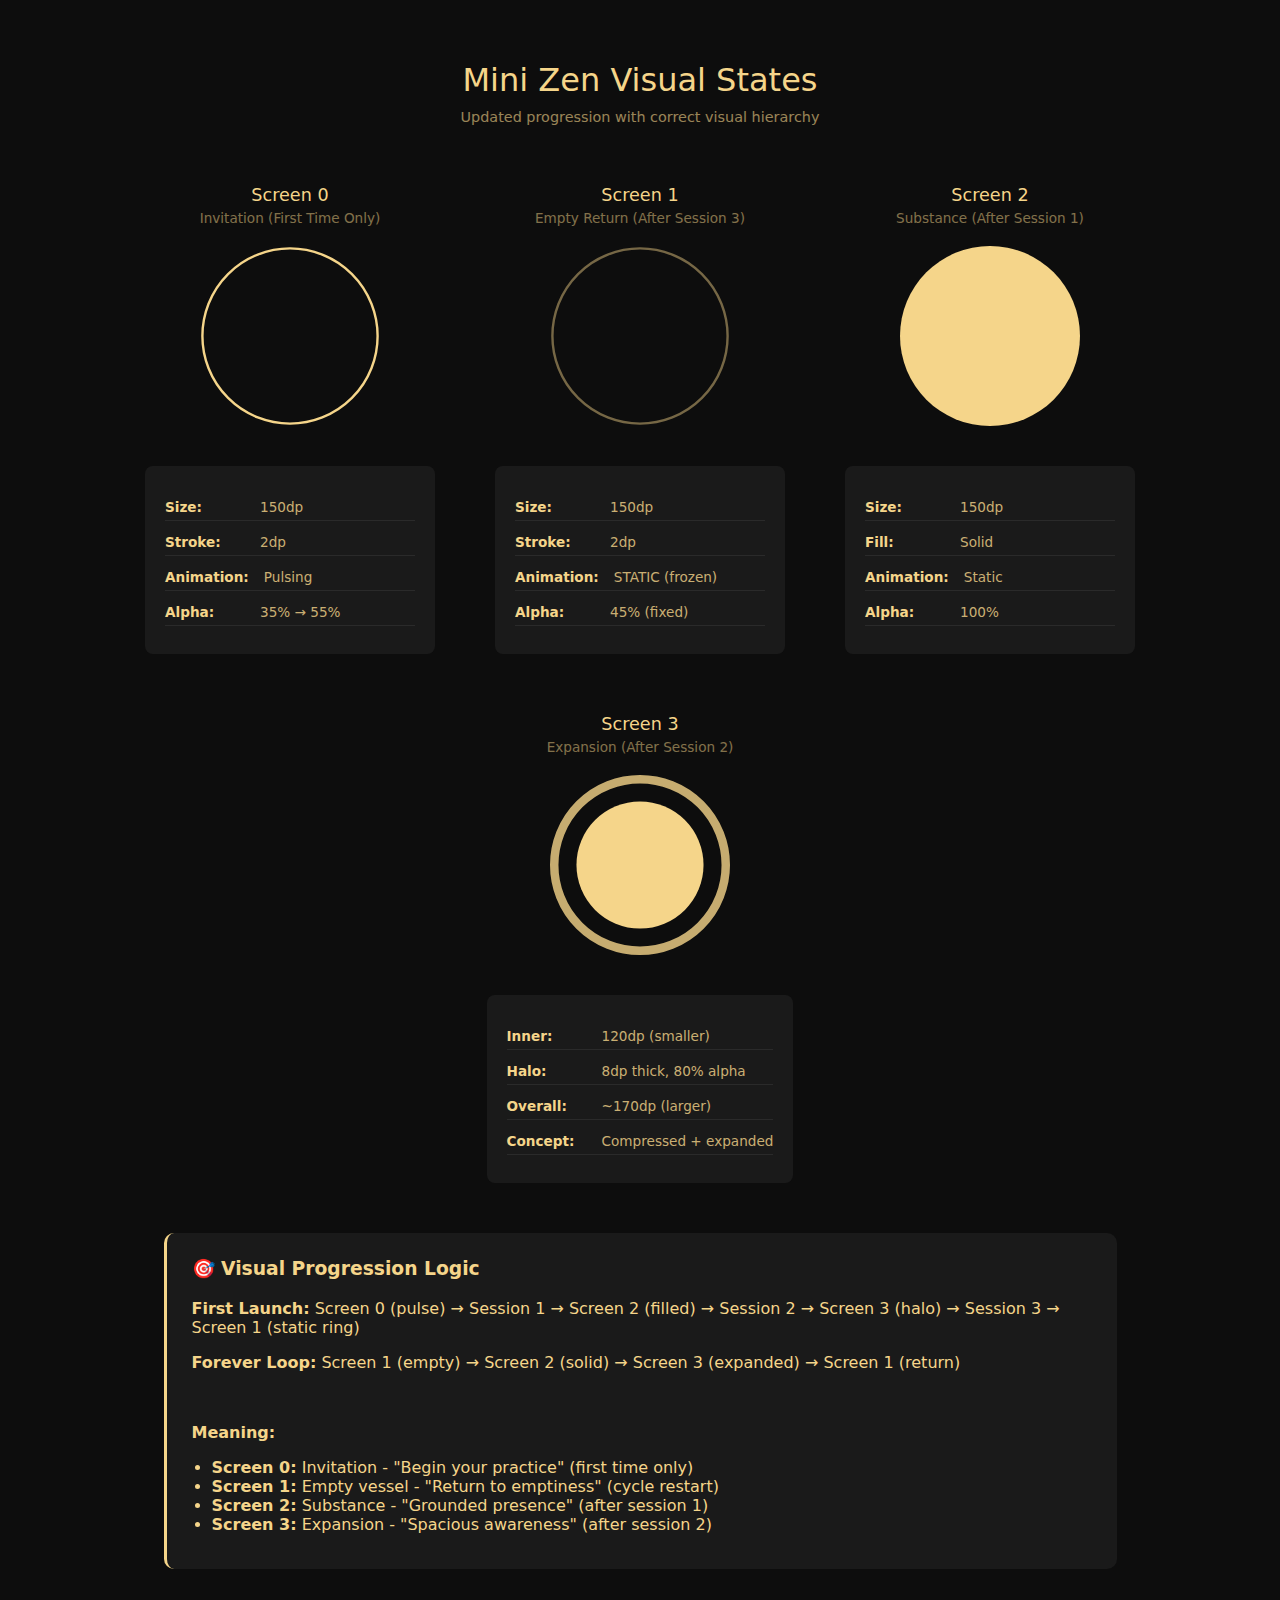
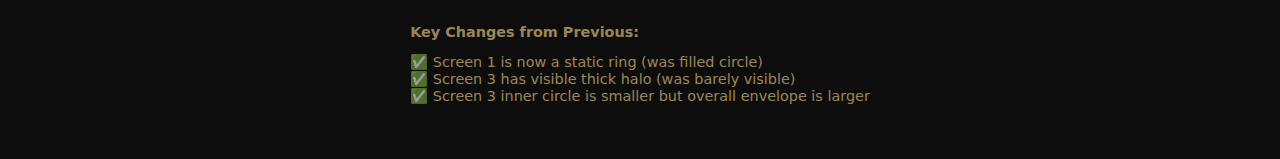
<file: preview.html>
<!DOCTYPE html>
<html>
<head>
    <title>Mini Zen - Visual States Preview (Updated)</title>
    <style>
        body {
            background-color: #0D0D0D;
            color: #F5D58A;
            font-family: 'Segoe UI', system-ui, sans-serif;
            display: flex;
            flex-direction: column;
            align-items: center;
            padding: 40px;
            margin: 0;
        }
        h1 {
            font-size: 2em;
            margin-bottom: 10px;
            font-weight: 300;
        }
        .subtitle {
            font-size: 0.9em;
            opacity: 0.6;
            margin-bottom: 40px;
        }
        .container {
            display: flex;
            gap: 60px;
            flex-wrap: wrap;
            justify-content: center;
            margin-top: 20px;
        }
        .state {
            display: flex;
            flex-direction: column;
            align-items: center;
            gap: 20px;
        }
        .label {
            font-size: 1.1em;
            font-weight: 400;
        }
        .sublabel {
            font-size: 0.85em;
            opacity: 0.5;
            margin-top: -15px;
        }
        .circle-container {
            width: 180px;
            height: 180px;
            display: flex;
            align-items: center;
            justify-content: center;
            position: relative;
        }
        svg {
            width: 100%;
            height: 100%;
        }
        .specs {
            margin-top: 20px;
            padding: 20px;
            background: #1a1a1a;
            border-radius: 8px;
            min-width: 250px;
            font-size: 0.85em;
        }
        .spec-row {
            display: flex;
            gap: 15px;
            margin: 8px 0;
            padding: 5px 0;
            border-bottom: 1px solid #2a2a2a;
        }
        .spec-label {
            font-weight: 600;
            min-width: 80px;
        }
        .spec-value {
            opacity: 0.8;
        }
        
        /* Pulsing animation for screen 0 */
        @keyframes pulse {
            0%, 100% { 
                opacity: 0.35;
                transform: scale(1);
            }
            50% { 
                opacity: 0.55;
                transform: scale(1.25);
            }
        }
        .pulse {
            animation: pulse 5s ease-in-out infinite;
        }
        
        .note {
            margin-top: 50px;
            padding: 25px;
            background: #1a1a1a;
            border-radius: 10px;
            max-width: 900px;
            border-left: 3px solid #F5D58A;
        }
        .note h3 {
            margin-top: 0;
            color: #F5D58A;
        }
    </style>
</head>
<body>
    <h1>Mini Zen Visual States</h1>
    <div class="subtitle">Updated progression with correct visual hierarchy</div>
    
    <div class="container">
        <!-- Screen 0: Pulsing Ring -->
        <div class="state">
            <div class="label">Screen 0</div>
            <div class="sublabel">Invitation (First Time Only)</div>
            <div class="circle-container">
                <svg class="pulse" width="150" height="150" viewBox="0 0 150 150">
                    <circle cx="75" cy="75" r="73" 
                            fill="none" 
                            stroke="#F5D58A" 
                            stroke-width="2"/>
                </svg>
            </div>
            <div class="specs">
                <div class="spec-row">
                    <div class="spec-label">Size:</div>
                    <div class="spec-value">150dp</div>
                </div>
                <div class="spec-row">
                    <div class="spec-label">Stroke:</div>
                    <div class="spec-value">2dp</div>
                </div>
                <div class="spec-row">
                    <div class="spec-label">Animation:</div>
                    <div class="spec-value">Pulsing</div>
                </div>
                <div class="spec-row">
                    <div class="spec-label">Alpha:</div>
                    <div class="spec-value">35% → 55%</div>
                </div>
            </div>
        </div>

        <!-- Screen 1: Static Ring -->
        <div class="state">
            <div class="label">Screen 1</div>
            <div class="sublabel">Empty Return (After Session 3)</div>
            <div class="circle-container">
                <svg width="150" height="150" viewBox="0 0 150 150" style="opacity: 0.45">
                    <circle cx="75" cy="75" r="73" 
                            fill="none" 
                            stroke="#F5D58A" 
                            stroke-width="2"/>
                </svg>
            </div>
            <div class="specs">
                <div class="spec-row">
                    <div class="spec-label">Size:</div>
                    <div class="spec-value">150dp</div>
                </div>
                <div class="spec-row">
                    <div class="spec-label">Stroke:</div>
                    <div class="spec-value">2dp</div>
                </div>
                <div class="spec-row">
                    <div class="spec-label">Animation:</div>
                    <div class="spec-value">STATIC (frozen)</div>
                </div>
                <div class="spec-row">
                    <div class="spec-label">Alpha:</div>
                    <div class="spec-value">45% (fixed)</div>
                </div>
            </div>
        </div>

        <!-- Screen 2: Filled Circle -->
        <div class="state">
            <div class="label">Screen 2</div>
            <div class="sublabel">Substance (After Session 1)</div>
            <div class="circle-container">
                <svg width="150" height="150" viewBox="0 0 150 150">
                    <circle cx="75" cy="75" r="75" 
                            fill="#F5D58A" 
                            stroke="none"/>
                </svg>
            </div>
            <div class="specs">
                <div class="spec-row">
                    <div class="spec-label">Size:</div>
                    <div class="spec-value">150dp</div>
                </div>
                <div class="spec-row">
                    <div class="spec-label">Fill:</div>
                    <div class="spec-value">Solid</div>
                </div>
                <div class="spec-row">
                    <div class="spec-label">Animation:</div>
                    <div class="spec-value">Static</div>
                </div>
                <div class="spec-row">
                    <div class="spec-label">Alpha:</div>
                    <div class="spec-value">100%</div>
                </div>
            </div>
        </div>

        <!-- Screen 3: Smaller Circle + Thick Halo -->
        <div class="state">
            <div class="label">Screen 3</div>
            <div class="sublabel">Expansion (After Session 2)</div>
            <div class="circle-container">
                <svg width="170" height="170" viewBox="0 0 170 170">
                    <!-- Outer halo ring (thick and visible, same color as circle) -->
                    <circle cx="85" cy="85" r="81" 
                            fill="none" 
                            stroke="#F5D58A" 
                            stroke-width="8"
                            opacity="0.80"/>
                    <!-- Inner filled circle (smaller than screen 2) -->
                    <circle cx="85" cy="85" r="60" 
                            fill="#F5D58A" 
                            stroke="none"/>
                </svg>
            </div>
            <div class="specs">
                <div class="spec-row">
                    <div class="spec-label">Inner:</div>
                    <div class="spec-value">120dp (smaller)</div>
                </div>
                <div class="spec-row">
                    <div class="spec-label">Halo:</div>
                    <div class="spec-value">8dp thick, 80% alpha</div>
                </div>
                <div class="spec-row">
                    <div class="spec-label">Overall:</div>
                    <div class="spec-value">~170dp (larger)</div>
                </div>
                <div class="spec-row">
                    <div class="spec-label">Concept:</div>
                    <div class="spec-value">Compressed + expanded</div>
                </div>
            </div>
        </div>
    </div>

    <div class="note">
        <h3>🎯 Visual Progression Logic</h3>
        <p><strong>First Launch:</strong> Screen 0 (pulse) → Session 1 → Screen 2 (filled) → Session 2 → Screen 3 (halo) → Session 3 → Screen 1 (static ring)</p>
        <p><strong>Forever Loop:</strong> Screen 1 (empty) → Screen 2 (solid) → Screen 3 (expanded) → Screen 1 (return)</p>
        <br>
        <p><strong>Meaning:</strong></p>
        <ul style="margin: 10px 0; padding-left: 20px;">
            <li><strong>Screen 0:</strong> Invitation - "Begin your practice" (first time only)</li>
            <li><strong>Screen 1:</strong> Empty vessel - "Return to emptiness" (cycle restart)</li>
            <li><strong>Screen 2:</strong> Substance - "Grounded presence" (after session 1)</li>
            <li><strong>Screen 3:</strong> Expansion - "Spacious awareness" (after session 2)</li>
        </ul>
    </div>

    <div style="margin-top: 40px; opacity: 0.6; font-size: 0.9em;">
        <p><strong>Key Changes from Previous:</strong></p>
        <ul style="list-style: none; padding: 0;">
            <li>✅ Screen 1 is now a static ring (was filled circle)</li>
            <li>✅ Screen 3 has visible thick halo (was barely visible)</li>
            <li>✅ Screen 3 inner circle is smaller but overall envelope is larger</li>
        </ul>
    </div>
</body>
</html>
</file>
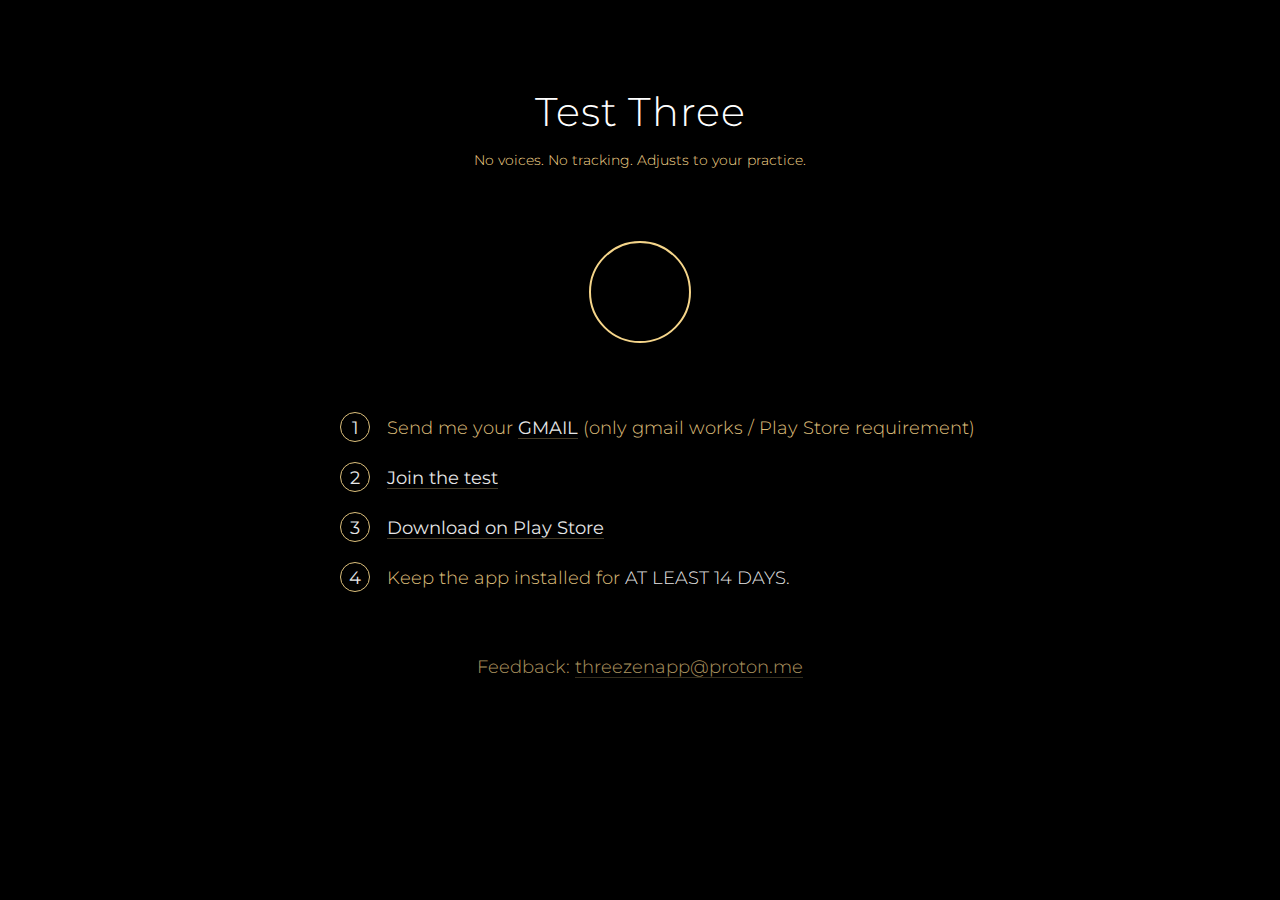
<file: testers.html>
<!DOCTYPE html>
<html lang="en">
<head>
  <meta charset="UTF-8" />
  <meta name="viewport" content="width=device-width, initial-scale=1.0" />
  <title>Three – Test the App</title>
  <link rel="preconnect" href="https://fonts.googleapis.com">
  <link rel="preconnect" href="https://fonts.gstatic.com" crossorigin>
  <link href="https://fonts.googleapis.com/css2?family=Montserrat:wght@300;400&display=swap" rel="stylesheet">
  <style>
    * { margin: 0; padding: 0; box-sizing: border-box; }
    
    body {
      background: #000;
      color: #F5D58A;
      font-family: 'Montserrat', sans-serif;
      font-weight: 300;
      line-height: 1.6;
      padding: 40px 20px;
      text-align: center;
    }
    
    .container {
      max-width: 600px;
      margin: 0 auto;
    }
    
    .hero {
      text-align: center;
      margin-bottom: 60px;
      margin-top: 40px;
    }
    
    .circle-icon {
      width: 120px;
      height: 120px;
      margin: 0 auto 30px;
    }
    
    /* Pulsing animation */
    @keyframes pulse {
      0%, 100% { 
        opacity: 0.35;
        transform: scale(1);
      }
      50% { 
        opacity: 0.55;
        transform: scale(1.25);
      }
    }
    .pulse {
      animation: pulse 5s ease-in-out infinite;
    }
    
    h1 {
      color: #fff;
      font-size: 2.5em;
      font-weight: 300;
      margin-bottom: 20px;
      letter-spacing: 0.02em;
    }
    
    h2 {
      color: #fff;
      font-size: 1.5em;
      font-weight: 300;
      margin: 40px 0 20px 0;
    }
    
    p {
      margin-bottom: 20px;
      font-size: 1.1em;
      opacity: 0.9;
    }
    
    .instructions {
      margin: 30px 0;
      text-align: center;
    }
    
    .instruction {
      margin: 20px 0;
      font-size: 1.1em;
      opacity: 0.9;
    }
    
    a {
      color: #F5D58A;
      text-decoration: none;
      border-bottom: 1px solid rgba(245, 213, 138, 0.3);
      transition: border-color 0.2s;
    }
    
    a:hover {
      border-bottom-color: #F5D58A;
    }
    
    .tagline {
      text-align: center;
      font-style: normal;
      opacity: 0.7;
      margin-top: 60px;
      font-size: 1.1em;
    }
    
    strong {
      color: #fff;
      font-weight: 400;
    }
    
    h1 {
      font-weight: 300;
    }
    
    .step-number {
      display: inline-block;
      width: 30px;
      height: 30px;
      line-height: 30px;
      text-align: center;
      border: 1px solid #F5D58A;
      border-radius: 50%;
      margin-right: 12px;
      color: #fff;
      font-weight: 400;
    }
  </style>
</head>
<body>
  <div class="container">
    <div class="hero">
      <h1 style="margin-bottom: 5px;">Test Three</h1>
      <p style="font-size: 0.9em; opacity: 1.0; margin-top: 0px; margin-bottom: 0; font-style: normal;">No voices. No tracking. Adjusts to your practice.</p>
    </div>
    
    <svg class="circle-icon pulse" viewBox="0 0 120 120" xmlns="http://www.w3.org/2000/svg" style="display: block; margin: 60px auto 60px;">
      <circle cx="60" cy="60" r="50" fill="none" stroke="#F5D58A" stroke-width="2"/>
    </svg>
    
    <div class="instructions">
      <div class="instruction" style="text-align: left; max-width: 800px; margin-left: auto; margin-right: auto; margin-bottom: 20px; white-space: nowrap;">
        <span class="step-number">1</span> Send me your <a href="mailto:threezenapp@proton.me" style="color: #fff; font-weight: 400;">GMAIL</a> (only gmail works / Play Store requirement)
      </div>
      
      <div class="instruction" style="text-align: left; max-width: 600px; margin-left: auto; margin-right: auto; margin-bottom: 20px;">
        <span class="step-number">2</span> <a href="https://play.google.com/apps/testing/io.threezen.app" style="color: #fff; font-weight: 400;">Join the test</a>
      </div>
      
      <div class="instruction" style="text-align: left; max-width: 600px; margin-left: auto; margin-right: auto; margin-bottom: 20px;">
        <span class="step-number">3</span> <a href="https://play.google.com/store/apps/details?id=io.threezen.app" style="color: #fff; font-weight: 400;">Download on Play Store</a>
      </div>
      
      <div class="instruction" style="text-align: left; max-width: 600px; margin-left: auto; margin-right: auto; margin-bottom: 20px;">
        <span class="step-number">4</span> Keep the app installed for <span style="color: #fff;">AT LEAST 14 DAYS.</span>
      </div>
    </div>
    
    <p class="tagline">Feedback: <a href="mailto:threezenapp@proton.me">threezenapp@proton.me</a></p>
  </div>
</body>
</html>
</file>
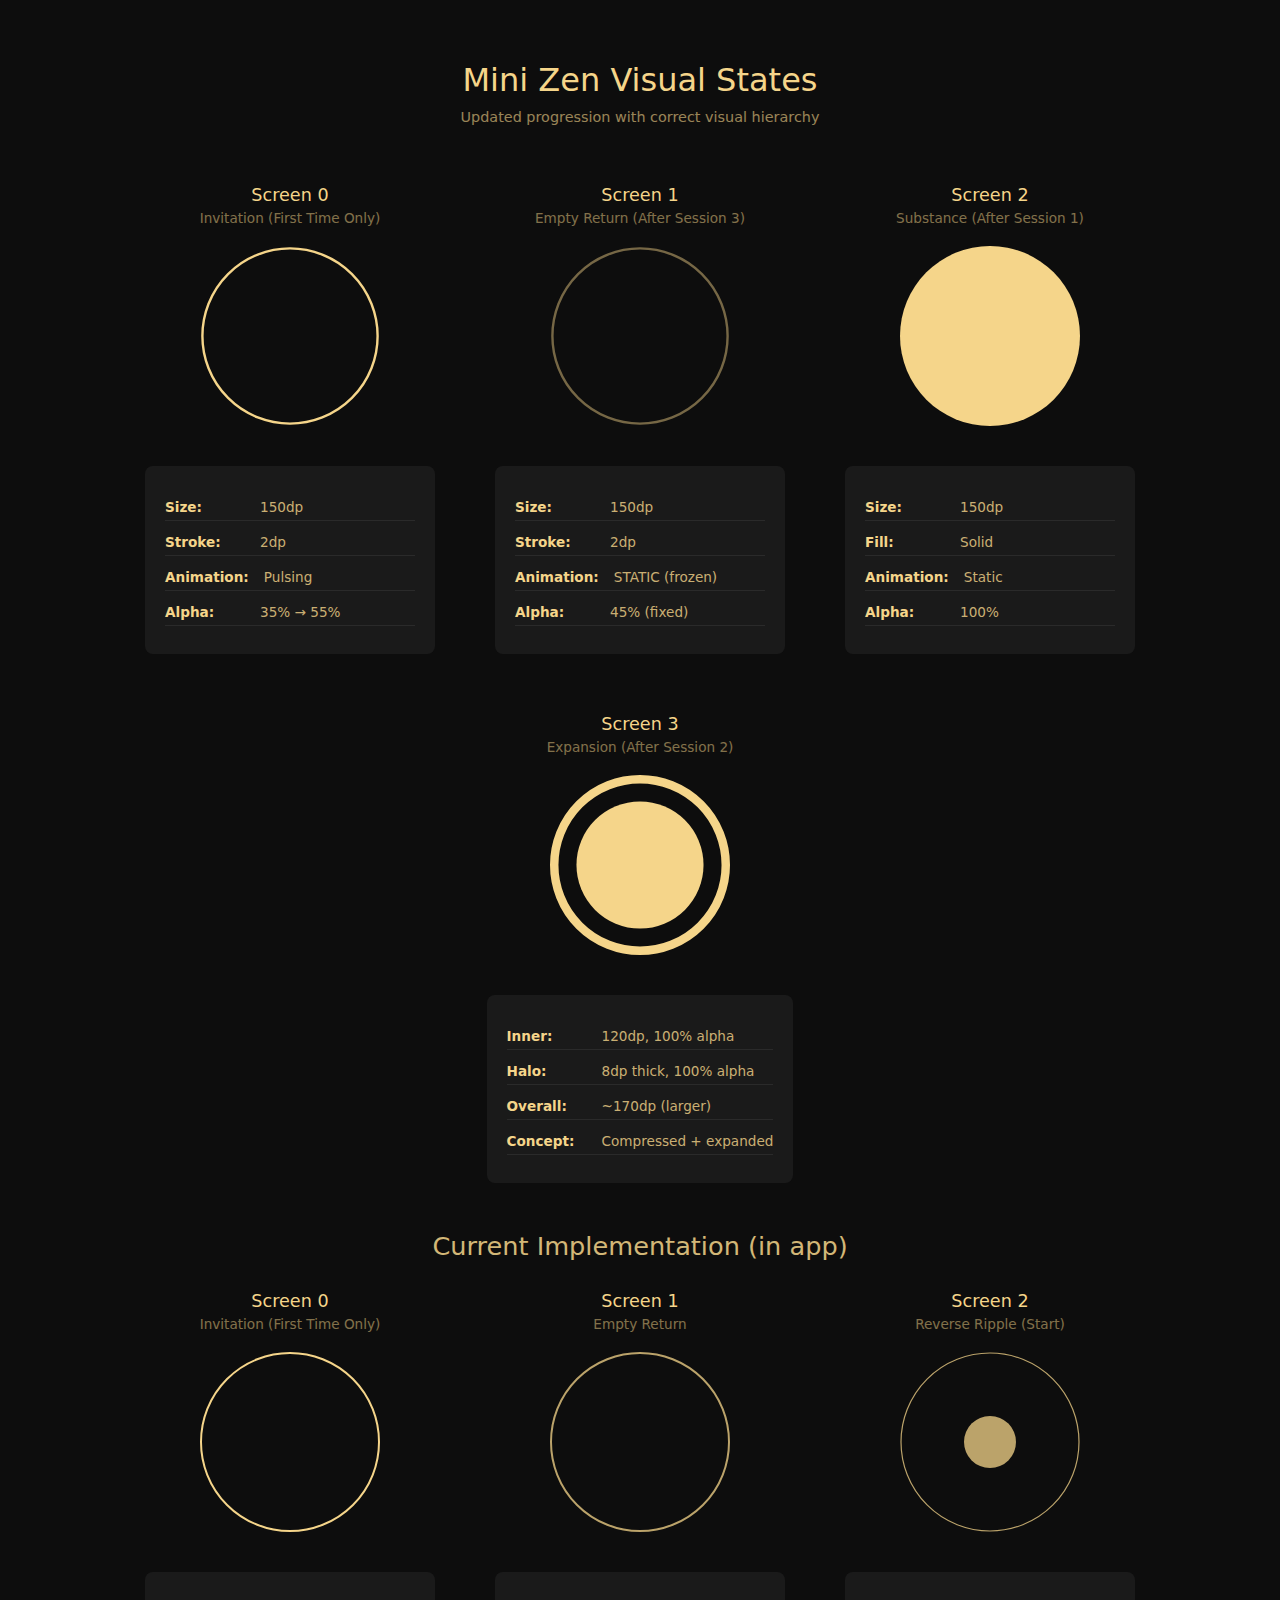
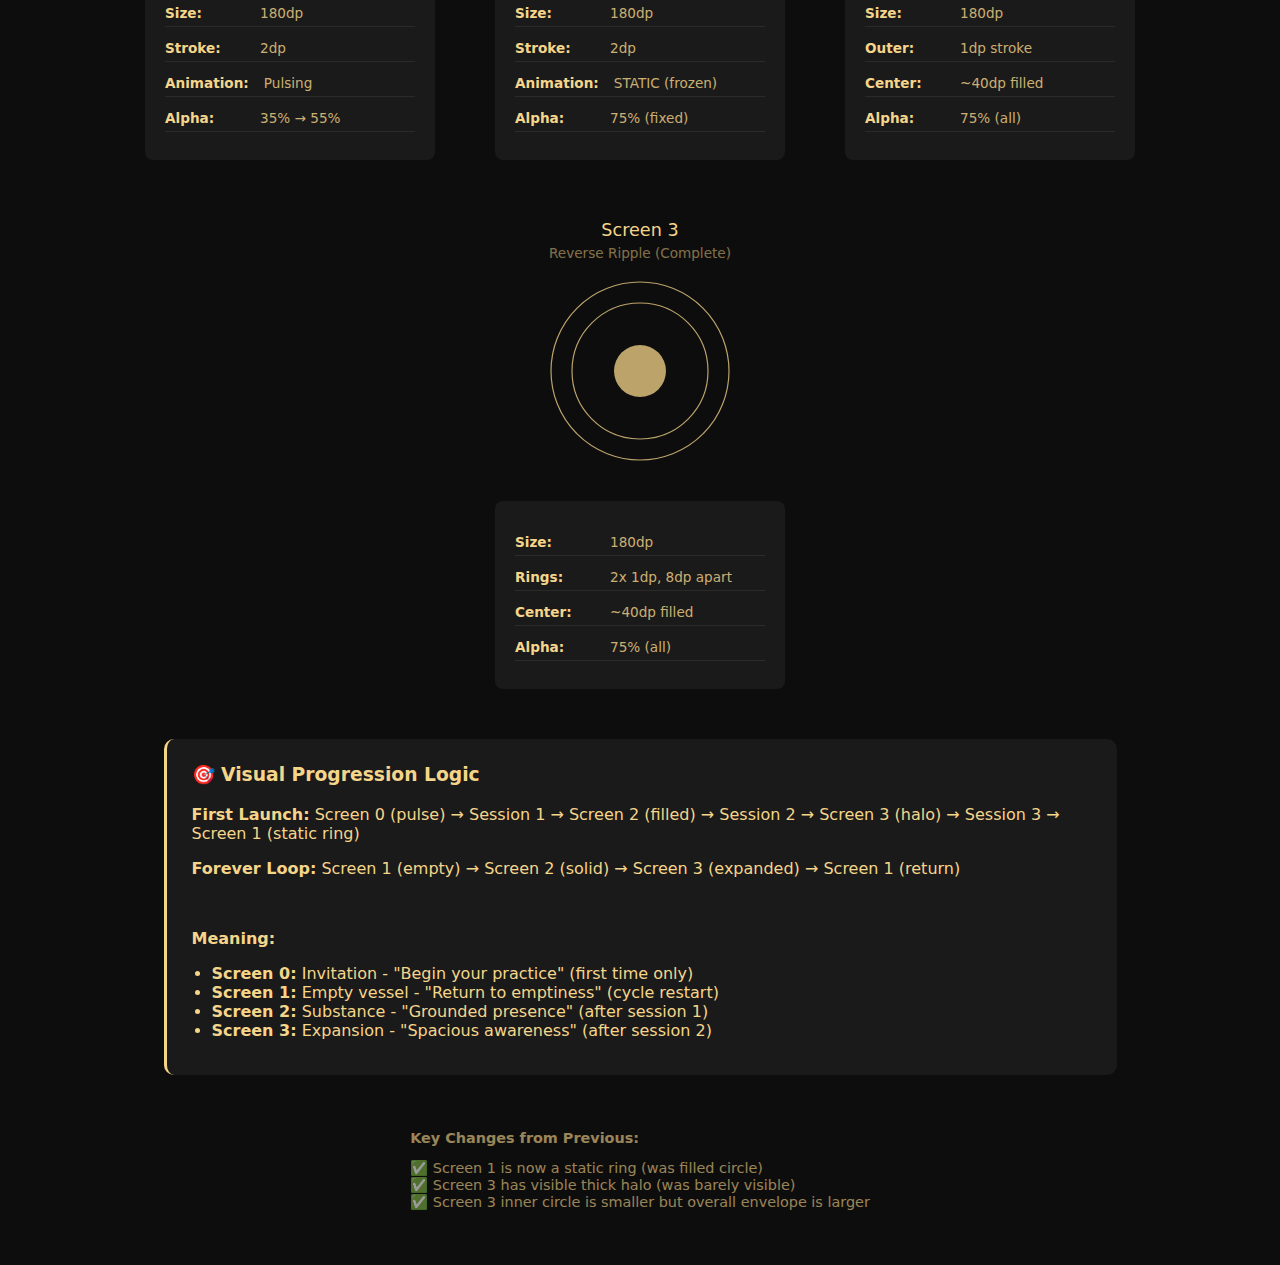
<file: preview/black.html>
<!DOCTYPE html>
<html>
<head>
    <title>Mini Zen - Visual States Preview (Updated)</title>
    <style>
        body {
            background-color: #0D0D0D;
            color: #F5D58A;
            font-family: 'Segoe UI', system-ui, sans-serif;
            display: flex;
            flex-direction: column;
            align-items: center;
            padding: 40px;
            margin: 0;
        }
        h1 {
            font-size: 2em;
            margin-bottom: 10px;
            font-weight: 300;
        }
        .subtitle {
            font-size: 0.9em;
            opacity: 0.6;
            margin-bottom: 40px;
        }
        .container {
            display: flex;
            gap: 60px;
            flex-wrap: wrap;
            justify-content: center;
            margin-top: 20px;
        }
        .state {
            display: flex;
            flex-direction: column;
            align-items: center;
            gap: 20px;
        }
        .label {
            font-size: 1.1em;
            font-weight: 400;
        }
        .sublabel {
            font-size: 0.85em;
            opacity: 0.5;
            margin-top: -15px;
        }
        .circle-container {
            width: 180px;
            height: 180px;
            display: flex;
            align-items: center;
            justify-content: center;
            position: relative;
        }
        svg {
            width: 100%;
            height: 100%;
        }
        .specs {
            margin-top: 20px;
            padding: 20px;
            background: #1a1a1a;
            border-radius: 8px;
            min-width: 250px;
            font-size: 0.85em;
        }
        .spec-row {
            display: flex;
            gap: 15px;
            margin: 8px 0;
            padding: 5px 0;
            border-bottom: 1px solid #2a2a2a;
        }
        .spec-label {
            font-weight: 600;
            min-width: 80px;
        }
        .spec-value {
            opacity: 0.8;
        }
        
        /* Pulsing animation for screen 0 */
        @keyframes pulse {
            0%, 100% { 
                opacity: 0.35;
                transform: scale(1);
            }
            50% { 
                opacity: 0.55;
                transform: scale(1.25);
            }
        }
        .pulse {
            animation: pulse 5s ease-in-out infinite;
        }
        
        .note {
            margin-top: 50px;
            padding: 25px;
            background: #1a1a1a;
            border-radius: 10px;
            max-width: 900px;
            border-left: 3px solid #F5D58A;
        }
        .note h3 {
            margin-top: 0;
            color: #F5D58A;
        }
    </style>
</head>
<body>
    <h1>Mini Zen Visual States</h1>
    <div class="subtitle">Updated progression with correct visual hierarchy</div>
    
    <div class="container">
        <!-- Screen 0: Pulsing Ring -->
        <div class="state">
            <div class="label">Screen 0</div>
            <div class="sublabel">Invitation (First Time Only)</div>
            <div class="circle-container">
                <svg class="pulse" width="150" height="150" viewBox="0 0 150 150">
                    <circle cx="75" cy="75" r="73" 
                            fill="none" 
                            stroke="#F5D58A" 
                            stroke-width="2"/>
                </svg>
            </div>
            <div class="specs">
                <div class="spec-row">
                    <div class="spec-label">Size:</div>
                    <div class="spec-value">150dp</div>
                </div>
                <div class="spec-row">
                    <div class="spec-label">Stroke:</div>
                    <div class="spec-value">2dp</div>
                </div>
                <div class="spec-row">
                    <div class="spec-label">Animation:</div>
                    <div class="spec-value">Pulsing</div>
                </div>
                <div class="spec-row">
                    <div class="spec-label">Alpha:</div>
                    <div class="spec-value">35% → 55%</div>
                </div>
            </div>
        </div>

        <!-- Screen 1: Static Ring -->
        <div class="state">
            <div class="label">Screen 1</div>
            <div class="sublabel">Empty Return (After Session 3)</div>
            <div class="circle-container">
                <svg width="150" height="150" viewBox="0 0 150 150" style="opacity: 0.45">
                    <circle cx="75" cy="75" r="73" 
                            fill="none" 
                            stroke="#F5D58A" 
                            stroke-width="2"/>
                </svg>
            </div>
            <div class="specs">
                <div class="spec-row">
                    <div class="spec-label">Size:</div>
                    <div class="spec-value">150dp</div>
                </div>
                <div class="spec-row">
                    <div class="spec-label">Stroke:</div>
                    <div class="spec-value">2dp</div>
                </div>
                <div class="spec-row">
                    <div class="spec-label">Animation:</div>
                    <div class="spec-value">STATIC (frozen)</div>
                </div>
                <div class="spec-row">
                    <div class="spec-label">Alpha:</div>
                    <div class="spec-value">45% (fixed)</div>
                </div>
            </div>
        </div>

        <!-- Screen 2: Filled Circle -->
        <div class="state">
            <div class="label">Screen 2</div>
            <div class="sublabel">Substance (After Session 1)</div>
            <div class="circle-container">
                <svg width="150" height="150" viewBox="0 0 150 150">
                    <circle cx="75" cy="75" r="75" 
                            fill="#F5D58A" 
                            stroke="none"/>
                </svg>
            </div>
            <div class="specs">
                <div class="spec-row">
                    <div class="spec-label">Size:</div>
                    <div class="spec-value">150dp</div>
                </div>
                <div class="spec-row">
                    <div class="spec-label">Fill:</div>
                    <div class="spec-value">Solid</div>
                </div>
                <div class="spec-row">
                    <div class="spec-label">Animation:</div>
                    <div class="spec-value">Static</div>
                </div>
                <div class="spec-row">
                    <div class="spec-label">Alpha:</div>
                    <div class="spec-value">100%</div>
                </div>
            </div>
        </div>

        <!-- Screen 3: Smaller Circle + Thick Halo -->
        <div class="state">
            <div class="label">Screen 3</div>
            <div class="sublabel">Expansion (After Session 2)</div>
            <div class="circle-container">
                <svg width="170" height="170" viewBox="0 0 170 170">
                    <!-- Outer halo ring (same brightness as inner) -->
                    <circle cx="85" cy="85" r="81" 
                            fill="none" 
                            stroke="#F5D58A" 
                            stroke-width="8"
                            opacity="1.0"/>
                    <!-- Inner filled circle (same brightness as halo) -->
                    <circle cx="85" cy="85" r="60" 
                            fill="#F5D58A" 
                            stroke="none"
                            opacity="1.0"/>
                </svg>
            </div>
            <div class="specs">
                <div class="spec-row">
                    <div class="spec-label">Inner:</div>
                    <div class="spec-value">120dp, 100% alpha</div>
                </div>
                <div class="spec-row">
                    <div class="spec-label">Halo:</div>
                    <div class="spec-value">8dp thick, 100% alpha</div>
                </div>
                <div class="spec-row">
                    <div class="spec-label">Overall:</div>
                    <div class="spec-value">~170dp (larger)</div>
                </div>
                <div class="spec-row">
                    <div class="spec-label">Concept:</div>
                    <div class="spec-value">Compressed + expanded</div>
                </div>
            </div>
        </div>
    </div>

    <!-- Row 2: Current Implementation (Reverse Ripple, 180dp, 45% alpha) -->
    <h1 style="margin-top:48px; font-size:1.6em; opacity:0.85; font-weight:300;">Current Implementation (in app)</h1>
    <div class="container">
        <!-- Screen 0: Pulsing Ring -->
        <div class="state">
            <div class="label">Screen 0</div>
            <div class="sublabel">Invitation (First Time Only)</div>
            <div class="circle-container" style="width:180px;height:180px;">
                <svg class="pulse" viewBox="0 0 180 180">
                    <circle cx="90" cy="90" r="89"
                            fill="none" stroke="#F5D58A" stroke-width="2"/>
                </svg>
            </div>
            <div class="specs">
                <div class="spec-row">
                    <div class="spec-label">Size:</div>
                    <div class="spec-value">180dp</div>
                </div>
                <div class="spec-row">
                    <div class="spec-label">Stroke:</div>
                    <div class="spec-value">2dp</div>
                </div>
                <div class="spec-row">
                    <div class="spec-label">Animation:</div>
                    <div class="spec-value">Pulsing</div>
                </div>
                <div class="spec-row">
                    <div class="spec-label">Alpha:</div>
                    <div class="spec-value">35% → 55%</div>
                </div>
            </div>
        </div>
        
        <!-- Screen 1: Static Ring -->
        <div class="state">
            <div class="label">Screen 1</div>
            <div class="sublabel">Empty Return</div>
            <div class="circle-container" style="width:180px;height:180px;">
                <svg viewBox="0 0 180 180" style="opacity:0.75;">
                    <circle cx="90" cy="90" r="89"
                            fill="none" stroke="#F5D58A" stroke-width="2"/>
                </svg>
            </div>
            <div class="specs">
                <div class="spec-row">
                    <div class="spec-label">Size:</div>
                    <div class="spec-value">180dp</div>
                </div>
                <div class="spec-row">
                    <div class="spec-label">Stroke:</div>
                    <div class="spec-value">2dp</div>
                </div>
                <div class="spec-row">
                    <div class="spec-label">Animation:</div>
                    <div class="spec-value">STATIC (frozen)</div>
                </div>
                <div class="spec-row">
                    <div class="spec-label">Alpha:</div>
                    <div class="spec-value">75% (fixed)</div>
                </div>
            </div>
        </div>
        
        <!-- Screen 2: Ring + filled center -->
        <div class="state">
            <div class="label">Screen 2</div>
            <div class="sublabel">Reverse Ripple (Start)</div>
            <div class="circle-container" style="width:180px;height:180px;">
                <svg viewBox="0 0 180 180" style="opacity:0.75;">
                    <!-- Outer ring (1dp) -->
                    <circle cx="90" cy="90" r="89"
                            fill="none" stroke="#F5D58A" stroke-width="1.2"/>
                    <!-- Center dot -->
                    <circle cx="90" cy="90" r="26" fill="#F5D58A"/>
                </svg>
            </div>
            <div class="specs">
                <div class="spec-row">
                    <div class="spec-label">Size:</div>
                    <div class="spec-value">180dp</div>
                </div>
                <div class="spec-row">
                    <div class="spec-label">Outer:</div>
                    <div class="spec-value">1dp stroke</div>
                </div>
                <div class="spec-row">
                    <div class="spec-label">Center:</div>
                    <div class="spec-value">~40dp filled</div>
                </div>
                <div class="spec-row">
                    <div class="spec-label">Alpha:</div>
                    <div class="spec-value">75% (all)</div>
                </div>
            </div>
        </div>
        
        <!-- Screen 3: Two rings + filled center -->
        <div class="state">
            <div class="label">Screen 3</div>
            <div class="sublabel">Reverse Ripple (Complete)</div>
            <div class="circle-container" style="width:180px;height:180px;">
                <svg viewBox="0 0 180 180" style="opacity:0.75;">
                    <!-- Outer ring -->
                    <circle cx="90" cy="90" r="89"
                            fill="none" stroke="#F5D58A" stroke-width="1.2"/>
                    <!-- Middle ring (8dp inset) -->
                    <circle cx="90" cy="90" r="68" 
                            fill="none" stroke="#F5D58A" stroke-width="1.2"/>
                    <!-- Center fill -->
                    <circle cx="90" cy="90" r="26" fill="#F5D58A"/>
                </svg>
            </div>
            <div class="specs">
                <div class="spec-row">
                    <div class="spec-label">Size:</div>
                    <div class="spec-value">180dp</div>
                </div>
                <div class="spec-row">
                    <div class="spec-label">Rings:</div>
                    <div class="spec-value">2x 1dp, 8dp apart</div>
                </div>
                <div class="spec-row">
                    <div class="spec-label">Center:</div>
                    <div class="spec-value">~40dp filled</div>
                </div>
                <div class="spec-row">
                    <div class="spec-label">Alpha:</div>
                    <div class="spec-value">75% (all)</div>
                </div>
            </div>
        </div>
    </div>

    <div class="note">
        <h3>🎯 Visual Progression Logic</h3>
        <p><strong>First Launch:</strong> Screen 0 (pulse) → Session 1 → Screen 2 (filled) → Session 2 → Screen 3 (halo) → Session 3 → Screen 1 (static ring)</p>
        <p><strong>Forever Loop:</strong> Screen 1 (empty) → Screen 2 (solid) → Screen 3 (expanded) → Screen 1 (return)</p>
        <br>
        <p><strong>Meaning:</strong></p>
        <ul style="margin: 10px 0; padding-left: 20px;">
            <li><strong>Screen 0:</strong> Invitation - "Begin your practice" (first time only)</li>
            <li><strong>Screen 1:</strong> Empty vessel - "Return to emptiness" (cycle restart)</li>
            <li><strong>Screen 2:</strong> Substance - "Grounded presence" (after session 1)</li>
            <li><strong>Screen 3:</strong> Expansion - "Spacious awareness" (after session 2)</li>
        </ul>
    </div>

    <div style="margin-top: 40px; opacity: 0.6; font-size: 0.9em;">
        <p><strong>Key Changes from Previous:</strong></p>
        <ul style="list-style: none; padding: 0;">
            <li>✅ Screen 1 is now a static ring (was filled circle)</li>
            <li>✅ Screen 3 has visible thick halo (was barely visible)</li>
            <li>✅ Screen 3 inner circle is smaller but overall envelope is larger</li>
        </ul>
    </div>
</body>
</html>
</file>
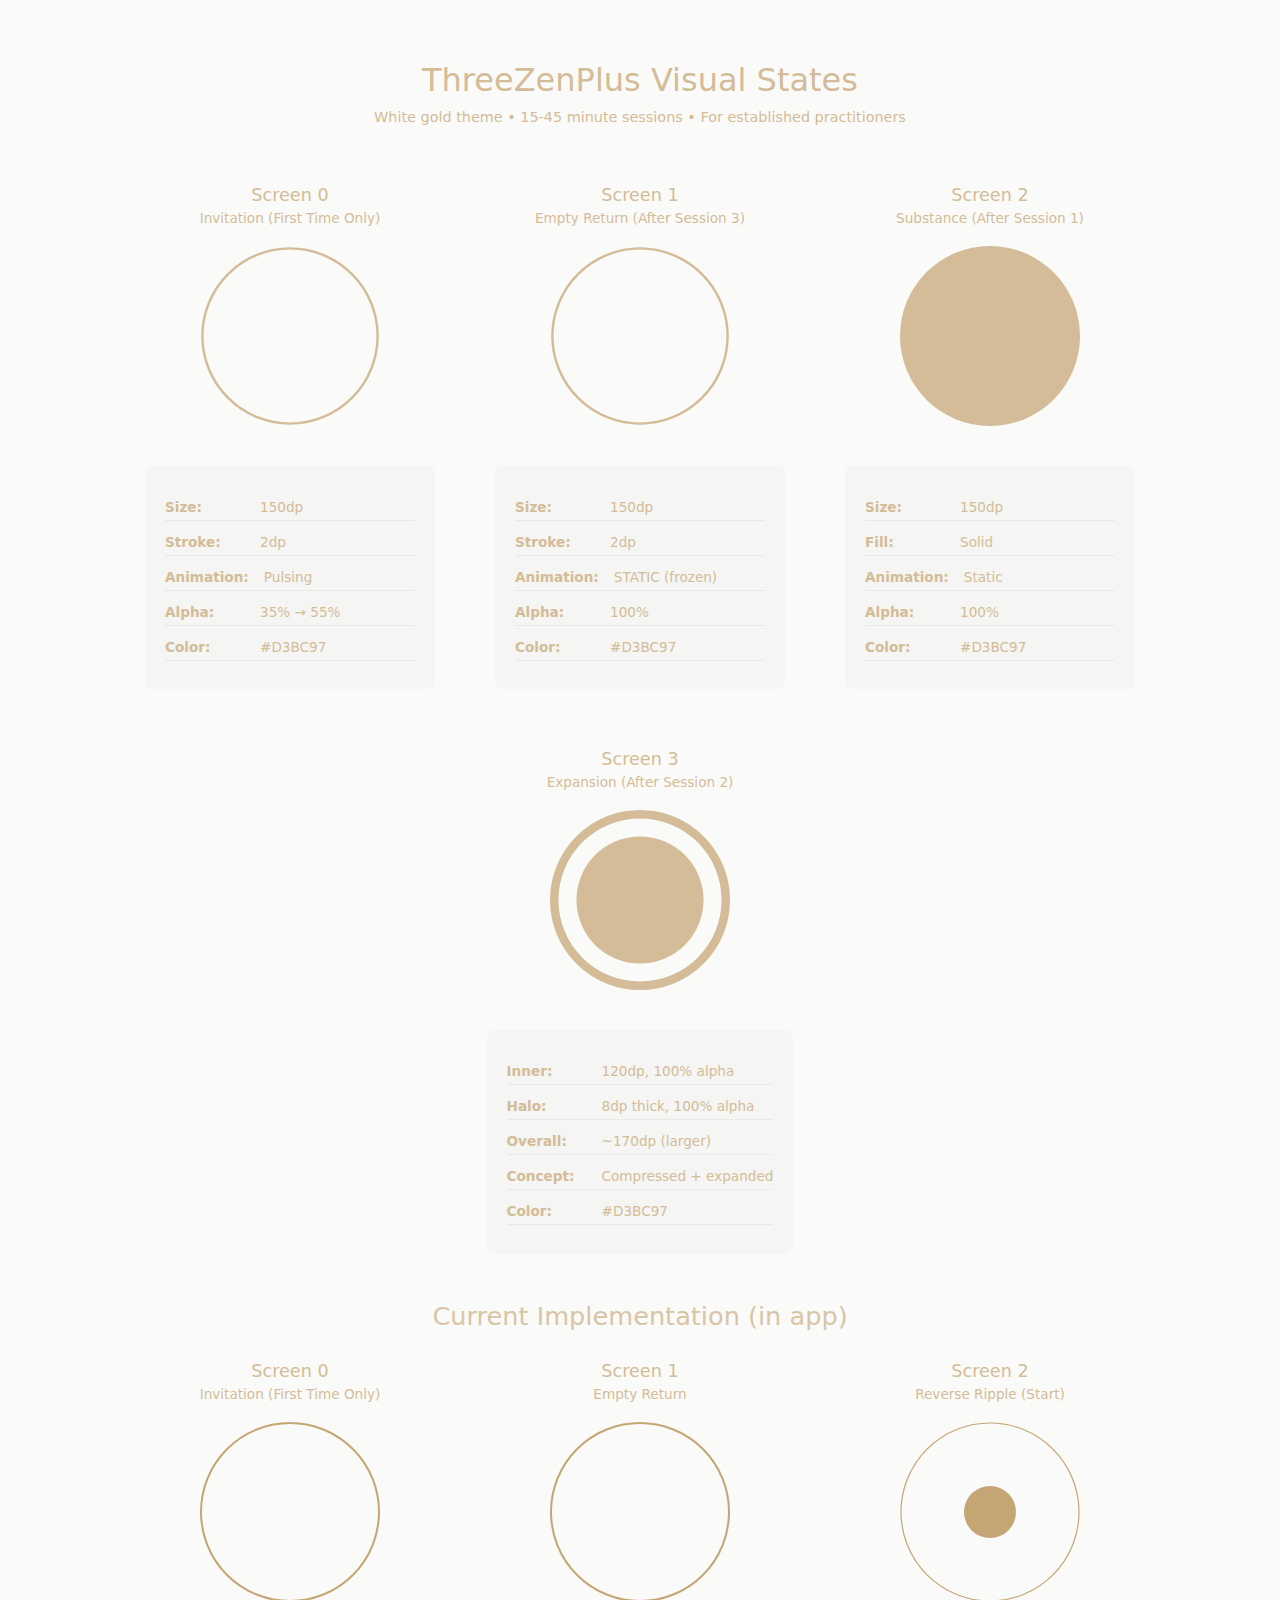
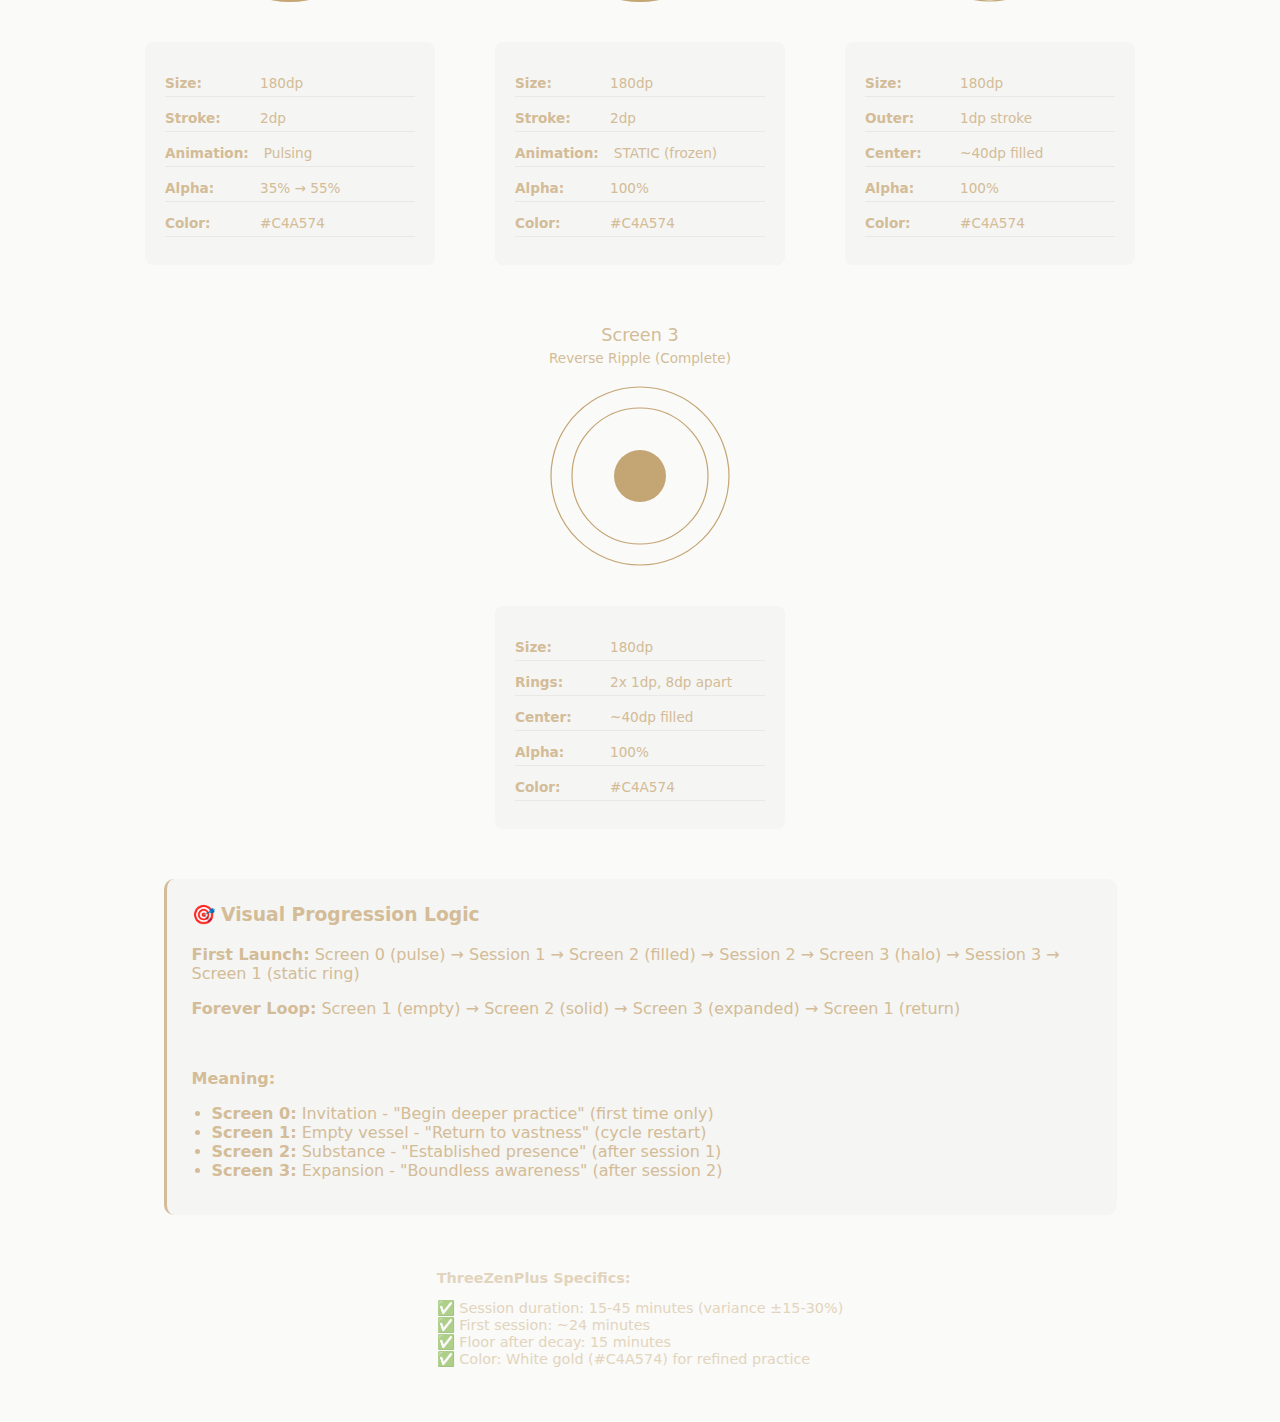
<file: preview/white.html>
<!DOCTYPE html>
<html>
<head>
    <title>ThreeZenPlus - Visual States Preview</title>
    <style>
        body {
            background-color: #FAFAF8;
            color: #D3BC97;
            font-family: 'Segoe UI', system-ui, sans-serif;
            display: flex;
            flex-direction: column;
            align-items: center;
            padding: 40px;
            margin: 0;
        }
        h1 {
            font-size: 2em;
            margin-bottom: 10px;
            font-weight: 300;
        }
        .subtitle {
            font-size: 0.9em;
            opacity: 1.0;
            margin-bottom: 40px;
        }
        .container {
            display: flex;
            gap: 60px;
            flex-wrap: wrap;
            justify-content: center;
            margin-top: 20px;
        }
        .state {
            display: flex;
            flex-direction: column;
            align-items: center;
            gap: 20px;
        }
        .label {
            font-size: 1.1em;
            font-weight: 400;
        }
        .sublabel {
            font-size: 0.85em;
            opacity: 1.0;
            margin-top: -15px;
        }
        .circle-container {
            width: 180px;
            height: 180px;
            display: flex;
            align-items: center;
            justify-content: center;
            position: relative;
        }
        svg {
            width: 100%;
            height: 100%;
        }
        .specs {
            margin-top: 20px;
            padding: 20px;
            background: #F5F5F3;
            border-radius: 8px;
            min-width: 250px;
            font-size: 0.85em;
        }
        .spec-row {
            display: flex;
            gap: 15px;
            margin: 8px 0;
            padding: 5px 0;
            border-bottom: 1px solid #E8E8E6;
        }
        .spec-label {
            font-weight: 600;
            min-width: 80px;
        }
        .spec-value {
            opacity: 1.0;
        }
        
        /* Pulsing animation for screen 0 */
        @keyframes pulse {
            0%, 100% { 
                opacity: 0.35;
                transform: scale(1);
            }
            50% { 
                opacity: 0.55;
                transform: scale(1.25);
            }
        }
        .pulse {
            animation: pulse 5s ease-in-out infinite;
        }
        
        .note {
            margin-top: 50px;
            padding: 25px;
            background: #F5F5F3;
            border-radius: 10px;
            max-width: 900px;
            border-left: 3px solid #D3BC97;
        }
        .note h3 {
            margin-top: 0;
            color: #D3BC97;
        }
    </style>
</head>
<body>
    <h1>ThreeZenPlus Visual States</h1>
    <div class="subtitle">White gold theme • 15-45 minute sessions • For established practitioners</div>
    
    <div class="container">
        <!-- Screen 0: Pulsing Ring -->
        <div class="state">
            <div class="label">Screen 0</div>
            <div class="sublabel">Invitation (First Time Only)</div>
            <div class="circle-container">
                <svg class="pulse" width="150" height="150" viewBox="0 0 150 150">
                    <circle cx="75" cy="75" r="73" 
                            fill="none" 
                            stroke="#D3BC97" 
                            stroke-width="2"/>
                </svg>
            </div>
            <div class="specs">
                <div class="spec-row">
                    <div class="spec-label">Size:</div>
                    <div class="spec-value">150dp</div>
                </div>
                <div class="spec-row">
                    <div class="spec-label">Stroke:</div>
                    <div class="spec-value">2dp</div>
                </div>
                <div class="spec-row">
                    <div class="spec-label">Animation:</div>
                    <div class="spec-value">Pulsing</div>
                </div>
                <div class="spec-row">
                    <div class="spec-label">Alpha:</div>
                    <div class="spec-value">35% → 55%</div>
                </div>
                <div class="spec-row">
                    <div class="spec-label">Color:</div>
                    <div class="spec-value">#D3BC97</div>
                </div>
            </div>
        </div>

        <!-- Screen 1: Static Ring -->
        <div class="state">
            <div class="label">Screen 1</div>
            <div class="sublabel">Empty Return (After Session 3)</div>
            <div class="circle-container">
                <svg width="150" height="150" viewBox="0 0 150 150" style="opacity: 1.0">
                    <circle cx="75" cy="75" r="73" 
                            fill="none" 
                            stroke="#D3BC97" 
                            stroke-width="2"/>
                </svg>
            </div>
            <div class="specs">
                <div class="spec-row">
                    <div class="spec-label">Size:</div>
                    <div class="spec-value">150dp</div>
                </div>
                <div class="spec-row">
                    <div class="spec-label">Stroke:</div>
                    <div class="spec-value">2dp</div>
                </div>
                <div class="spec-row">
                    <div class="spec-label">Animation:</div>
                    <div class="spec-value">STATIC (frozen)</div>
                </div>
                <div class="spec-row">
                    <div class="spec-label">Alpha:</div>
                    <div class="spec-value">100%</div>
                </div>
                <div class="spec-row">
                    <div class="spec-label">Color:</div>
                    <div class="spec-value">#D3BC97</div>
                </div>
            </div>
        </div>

        <!-- Screen 2: Filled Circle -->
        <div class="state">
            <div class="label">Screen 2</div>
            <div class="sublabel">Substance (After Session 1)</div>
            <div class="circle-container">
                <svg width="150" height="150" viewBox="0 0 150 150">
                    <circle cx="75" cy="75" r="75" 
                            fill="#D3BC97" 
                            stroke="none"/>
                </svg>
            </div>
            <div class="specs">
                <div class="spec-row">
                    <div class="spec-label">Size:</div>
                    <div class="spec-value">150dp</div>
                </div>
                <div class="spec-row">
                    <div class="spec-label">Fill:</div>
                    <div class="spec-value">Solid</div>
                </div>
                <div class="spec-row">
                    <div class="spec-label">Animation:</div>
                    <div class="spec-value">Static</div>
                </div>
                <div class="spec-row">
                    <div class="spec-label">Alpha:</div>
                    <div class="spec-value">100%</div>
                </div>
                <div class="spec-row">
                    <div class="spec-label">Color:</div>
                    <div class="spec-value">#D3BC97</div>
                </div>
            </div>
        </div>

        <!-- Screen 3: Smaller Circle + Thick Halo -->
        <div class="state">
            <div class="label">Screen 3</div>
            <div class="sublabel">Expansion (After Session 2)</div>
            <div class="circle-container">
                <svg width="170" height="170" viewBox="0 0 170 170">
                    <!-- Outer halo ring (same brightness as inner) -->
                    <circle cx="85" cy="85" r="81" 
                            fill="none" 
                            stroke="#D3BC97" 
                            stroke-width="8"
                            opacity="1.0"/>
                    <!-- Inner filled circle (same brightness as halo) -->
                    <circle cx="85" cy="85" r="60" 
                            fill="#D3BC97" 
                            stroke="none"
                            opacity="1.0"/>
                </svg>
            </div>
            <div class="specs">
                <div class="spec-row">
                    <div class="spec-label">Inner:</div>
                    <div class="spec-value">120dp, 100% alpha</div>
                </div>
                <div class="spec-row">
                    <div class="spec-label">Halo:</div>
                    <div class="spec-value">8dp thick, 100% alpha</div>
                </div>
                <div class="spec-row">
                    <div class="spec-label">Overall:</div>
                    <div class="spec-value">~170dp (larger)</div>
                </div>
                <div class="spec-row">
                    <div class="spec-label">Concept:</div>
                    <div class="spec-value">Compressed + expanded</div>
                </div>
                <div class="spec-row">
                    <div class="spec-label">Color:</div>
                    <div class="spec-value">#D3BC97</div>
                </div>
            </div>
        </div>
    </div>

    <!-- Row 2: Current Implementation (Reverse Ripple, 180dp, 45% alpha) -->
    <h1 style="margin-top:48px; font-size:1.6em; opacity:0.85; font-weight:300;">Current Implementation (in app)</h1>
    <div class="container">
        <!-- Screen 0: Pulsing Ring -->
        <div class="state">
            <div class="label">Screen 0</div>
            <div class="sublabel">Invitation (First Time Only)</div>
            <div class="circle-container" style="width:180px;height:180px;">
                <svg class="pulse" viewBox="0 0 180 180">
                    <circle cx="90" cy="90" r="89"
                            fill="none" stroke="#C4A574" stroke-width="2"/>
                </svg>
            </div>
            <div class="specs">
                <div class="spec-row">
                    <div class="spec-label">Size:</div>
                    <div class="spec-value">180dp</div>
                </div>
                <div class="spec-row">
                    <div class="spec-label">Stroke:</div>
                    <div class="spec-value">2dp</div>
                </div>
                <div class="spec-row">
                    <div class="spec-label">Animation:</div>
                    <div class="spec-value">Pulsing</div>
                </div>
                <div class="spec-row">
                    <div class="spec-label">Alpha:</div>
                    <div class="spec-value">35% → 55%</div>
                </div>
                <div class="spec-row">
                    <div class="spec-label">Color:</div>
                    <div class="spec-value">#C4A574</div>
                </div>
            </div>
        </div>
        
        <!-- Screen 1: Static Ring -->
        <div class="state">
            <div class="label">Screen 1</div>
            <div class="sublabel">Empty Return</div>
            <div class="circle-container" style="width:180px;height:180px;">
                <svg viewBox="0 0 180 180" style="opacity:1.0;">
                    <circle cx="90" cy="90" r="89"
                            fill="none" stroke="#C4A574" stroke-width="2"/>
                </svg>
            </div>
            <div class="specs">
                <div class="spec-row">
                    <div class="spec-label">Size:</div>
                    <div class="spec-value">180dp</div>
                </div>
                <div class="spec-row">
                    <div class="spec-label">Stroke:</div>
                    <div class="spec-value">2dp</div>
                </div>
                <div class="spec-row">
                    <div class="spec-label">Animation:</div>
                    <div class="spec-value">STATIC (frozen)</div>
                </div>
                <div class="spec-row">
                    <div class="spec-label">Alpha:</div>
                    <div class="spec-value">100%</div>
                </div>
                <div class="spec-row">
                    <div class="spec-label">Color:</div>
                    <div class="spec-value">#C4A574</div>
                </div>
            </div>
        </div>
        
        <!-- Screen 2: Ring + filled center -->
        <div class="state">
            <div class="label">Screen 2</div>
            <div class="sublabel">Reverse Ripple (Start)</div>
            <div class="circle-container" style="width:180px;height:180px;">
                <svg viewBox="0 0 180 180" style="opacity:1.0;">
                    <!-- Outer ring (1dp) -->
                    <circle cx="90" cy="90" r="89"
                            fill="none" stroke="#C4A574" stroke-width="1.2"/>
                    <!-- Center dot -->
                    <circle cx="90" cy="90" r="26" fill="#C4A574"/>
                </svg>
            </div>
            <div class="specs">
                <div class="spec-row">
                    <div class="spec-label">Size:</div>
                    <div class="spec-value">180dp</div>
                </div>
                <div class="spec-row">
                    <div class="spec-label">Outer:</div>
                    <div class="spec-value">1dp stroke</div>
                </div>
                <div class="spec-row">
                    <div class="spec-label">Center:</div>
                    <div class="spec-value">~40dp filled</div>
                </div>
                <div class="spec-row">
                    <div class="spec-label">Alpha:</div>
                    <div class="spec-value">100%</div>
                </div>
                <div class="spec-row">
                    <div class="spec-label">Color:</div>
                    <div class="spec-value">#C4A574</div>
                </div>
            </div>
        </div>
        
        <!-- Screen 3: Two rings + filled center -->
        <div class="state">
            <div class="label">Screen 3</div>
            <div class="sublabel">Reverse Ripple (Complete)</div>
            <div class="circle-container" style="width:180px;height:180px;">
                <svg viewBox="0 0 180 180" style="opacity:1.0;">
                    <!-- Outer ring -->
                    <circle cx="90" cy="90" r="89"
                            fill="none" stroke="#C4A574" stroke-width="1.2"/>
                    <!-- Middle ring (8dp inset) -->
                    <circle cx="90" cy="90" r="68" 
                            fill="none" stroke="#C4A574" stroke-width="1.2"/>
                    <!-- Center fill -->
                    <circle cx="90" cy="90" r="26" fill="#C4A574"/>
                </svg>
            </div>
            <div class="specs">
                <div class="spec-row">
                    <div class="spec-label">Size:</div>
                    <div class="spec-value">180dp</div>
                </div>
                <div class="spec-row">
                    <div class="spec-label">Rings:</div>
                    <div class="spec-value">2x 1dp, 8dp apart</div>
                </div>
                <div class="spec-row">
                    <div class="spec-label">Center:</div>
                    <div class="spec-value">~40dp filled</div>
                </div>
                <div class="spec-row">
                    <div class="spec-label">Alpha:</div>
                    <div class="spec-value">100%</div>
                </div>
                <div class="spec-row">
                    <div class="spec-label">Color:</div>
                    <div class="spec-value">#C4A574</div>
                </div>
            </div>
        </div>
    </div>

    <div class="note">
        <h3>🎯 Visual Progression Logic</h3>
        <p><strong>First Launch:</strong> Screen 0 (pulse) → Session 1 → Screen 2 (filled) → Session 2 → Screen 3 (halo) → Session 3 → Screen 1 (static ring)</p>
        <p><strong>Forever Loop:</strong> Screen 1 (empty) → Screen 2 (solid) → Screen 3 (expanded) → Screen 1 (return)</p>
        <br>
        <p><strong>Meaning:</strong></p>
        <ul style="margin: 10px 0; padding-left: 20px;">
            <li><strong>Screen 0:</strong> Invitation - "Begin deeper practice" (first time only)</li>
            <li><strong>Screen 1:</strong> Empty vessel - "Return to vastness" (cycle restart)</li>
            <li><strong>Screen 2:</strong> Substance - "Established presence" (after session 1)</li>
            <li><strong>Screen 3:</strong> Expansion - "Boundless awareness" (after session 2)</li>
        </ul>
    </div>

    <div style="margin-top: 40px; opacity: 0.6; font-size: 0.9em;">
        <p><strong>ThreeZenPlus Specifics:</strong></p>
        <ul style="list-style: none; padding: 0;">
            <li>✅ Session duration: 15-45 minutes (variance ±15-30%)</li>
            <li>✅ First session: ~24 minutes</li>
            <li>✅ Floor after decay: 15 minutes</li>
            <li>✅ Color: White gold (#C4A574) for refined practice</li>
        </ul>
    </div>
</body>
</html>
</file>
